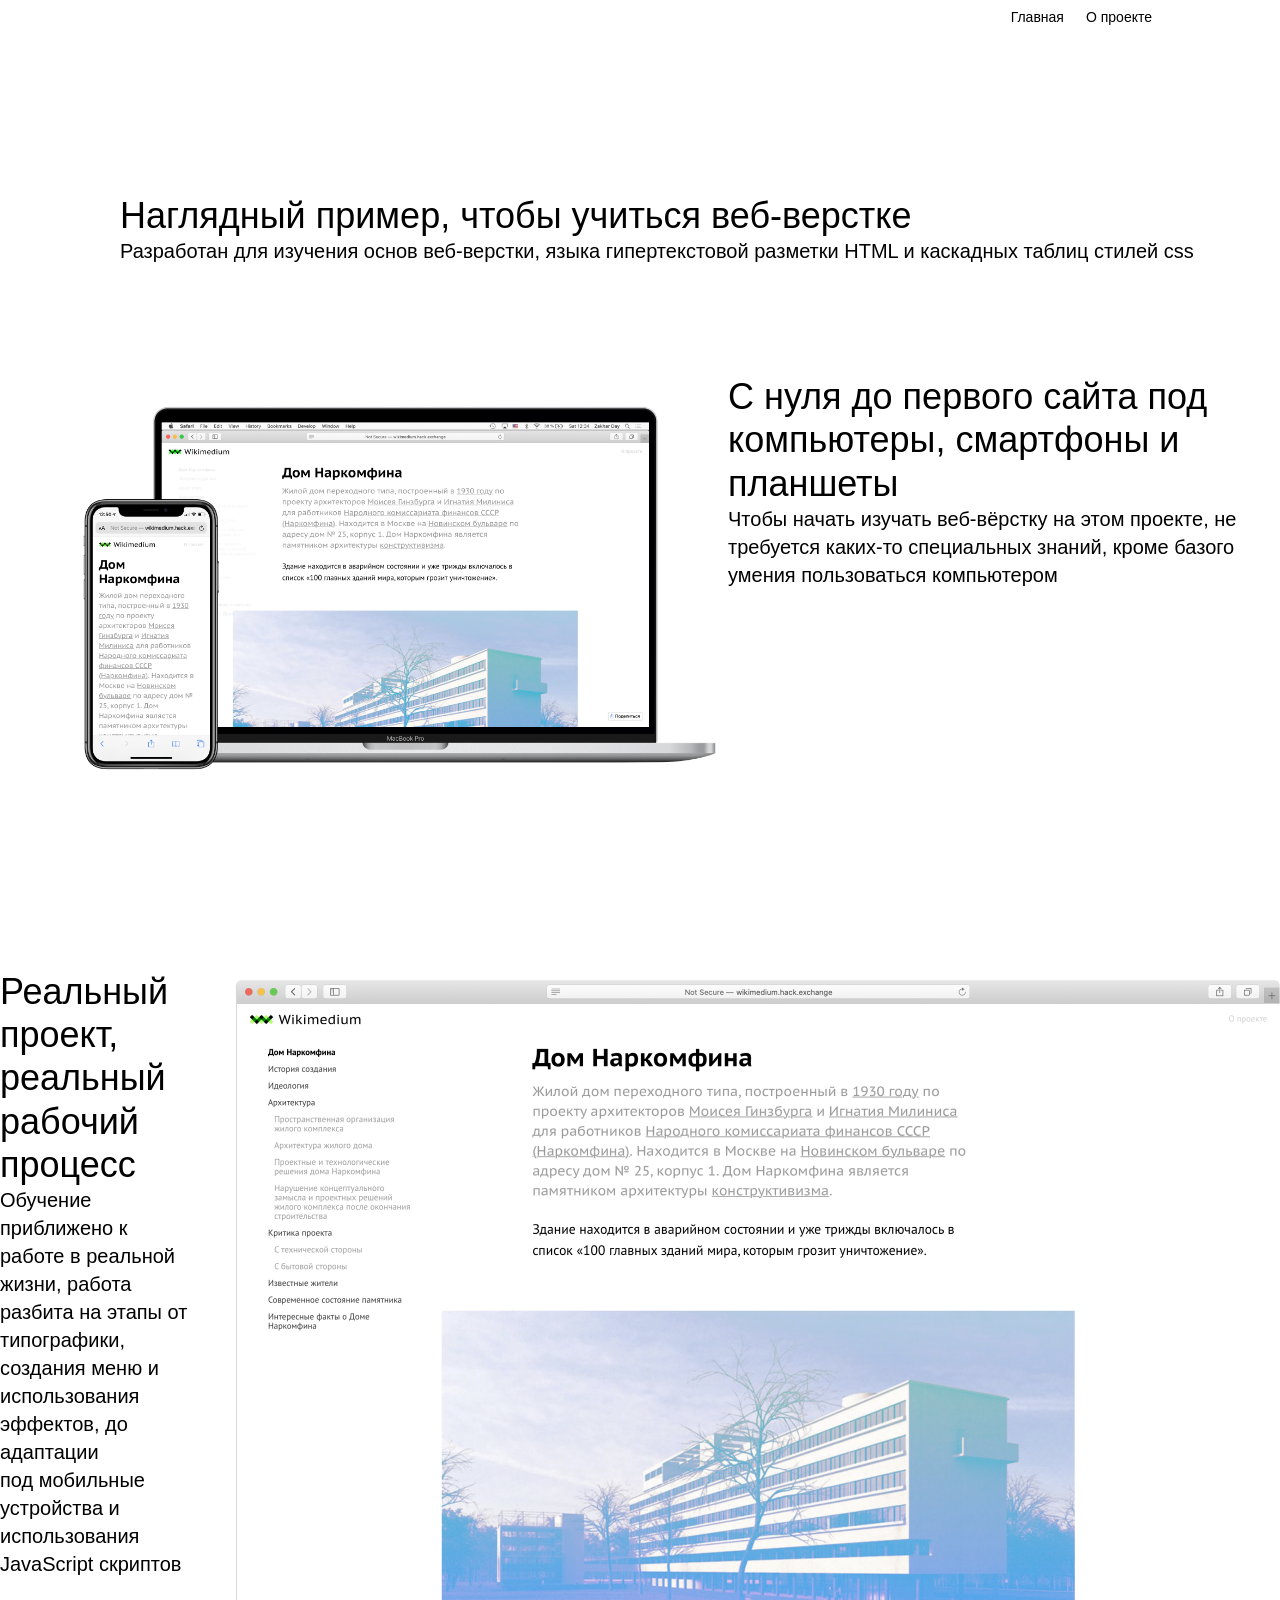
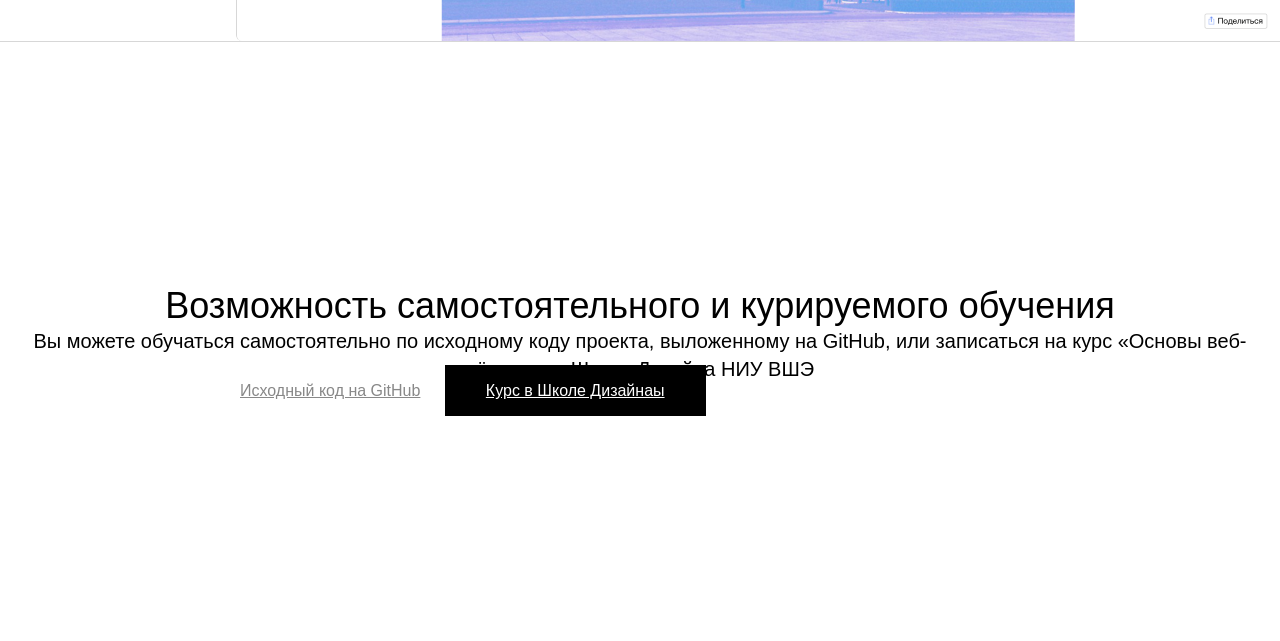
<file: about.html>
<!doctype html>
<html lang="ru">
  <head>
    <meta charset="UTF-8" />
    <meta name="viewport" content="width=device-width, initial-scale=1.0" />
    <title>О проекте</title>
    <link rel="stylesheet" href="stylesheets/style.css" />
  </head>
  <body class="about">
    <nav class="menubar">
      <a href="index.html">Главная</a>
      <a href="about.html"> О проекте</a>
    </nav>

    <main class="about">
      <section class="section-1">
        <div>
          <h2>Наглядный пример, чтобы&nbsp;учиться веб-верстке</h2>
          <p>
            Разработан для изучения основ веб-верстки, языка гипертекстовой
            разметки HTML и&nbsp;каскадных таблиц стилей css
          </p>
        </div>
      </section>
      <section class="section-2">
        <img src="images/about1.png" alt="" />

        <div>
          <h2>С нуля до первого сайта под компьютеры, смартфоны и планшеты</h2>
          <p>
            Чтобы начать изучать веб-вёрстку на этом проекте, не требуется
            каких-то специальных знаний, кроме базого умения пользоваться
            компьютером
          </p>
        </div>
      </section>

      <section class="section-3">
        <div>
          <h2>Реальный проект, реальный рабочий процесс</h2>
          <p>
            Обучение приближено к работе в реальной жизни, работа разбита на
            этапы от типографики, создания меню и использования эффектов, до
            адаптации под&nbsp;мобильные устройства и использования
            JavaScript&nbsp;скриптов
          </p>
        </div>
        <div></div>
        <img src="images/about3.png" alt="" />
      </section>

      <section class="section-4">
        <h2>Возможность самостоятельного и курируемого обучения</h2>
        <div>
          <p>
            Вы можете обучаться самостоятельно по исходному коду проекта,
            выложенному на GitHub, или записаться на курс «Основы веб-вёрстки» в
            Школе Дизайна НИУ ВШЭ
          </p>
        </div>

        <div class="about-links">
        <a
        href="https://github.com/annkomkova/b26ds09"
        class="about-links light"
        >Исходный код на GitHub</a>
        <a
        href="https://design.hse.ru/ba/design/programming"
        class="about-links dark"
        >Курс в Школе Дизайнаы</a>
      </section>
    </main>
  </body>
</html>
</file>
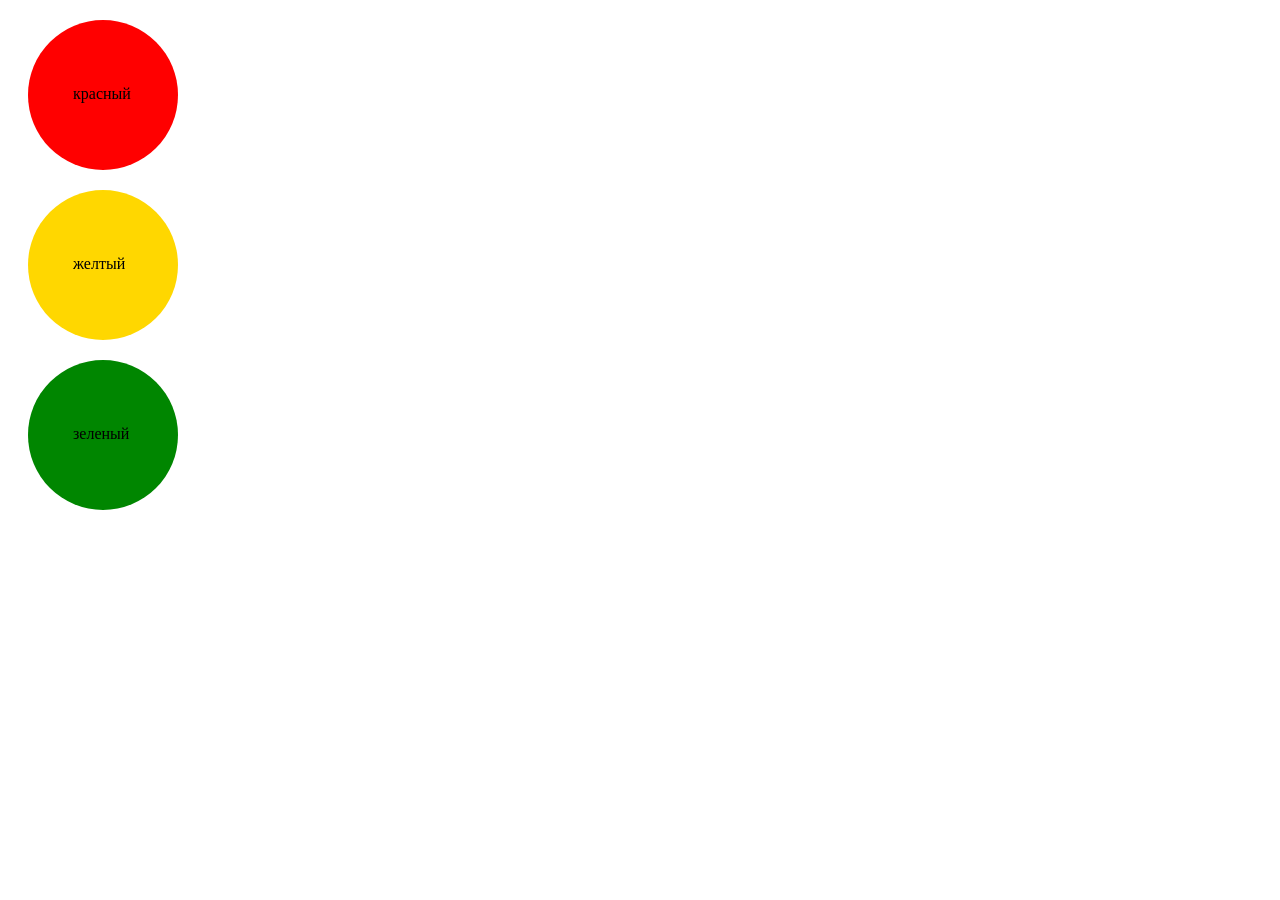
<file: css-base.html>
<!doctype html>
<html lang="en">
  <head>
    <meta charset="UTF-8" />
    <meta name="viewport" content="width=device-width, initial-scale=1.0" />
    <title>Основы CSS</title>
    <style>
      * {
        box-sizing: border-box;
      }
      .red {
        background-color: red;
      }
      p {
        width: 150px;
        height: 150px;
        background-color: cornflowerblue;
        border-radius: 0;
        margin: 20px;
        padding: 65px 45px;
      }
      p {
        border-radius: 100%;
      }
      .red {
        background-color: red;
      }
      .gold {
        background-color: gold;
      }
      .green {
        background-color: rgb(0, 134, 0);
      }
    </style>
  </head>
  <body>
    <p class="red">красный</p>
    <p class="gold">желтый</p>
    <p class="green">зеленый</p>
  </body>
</html>
</file>
<file: stylesheets/style.css>
@import "reset.css";
@import "layout.css";
</file>
